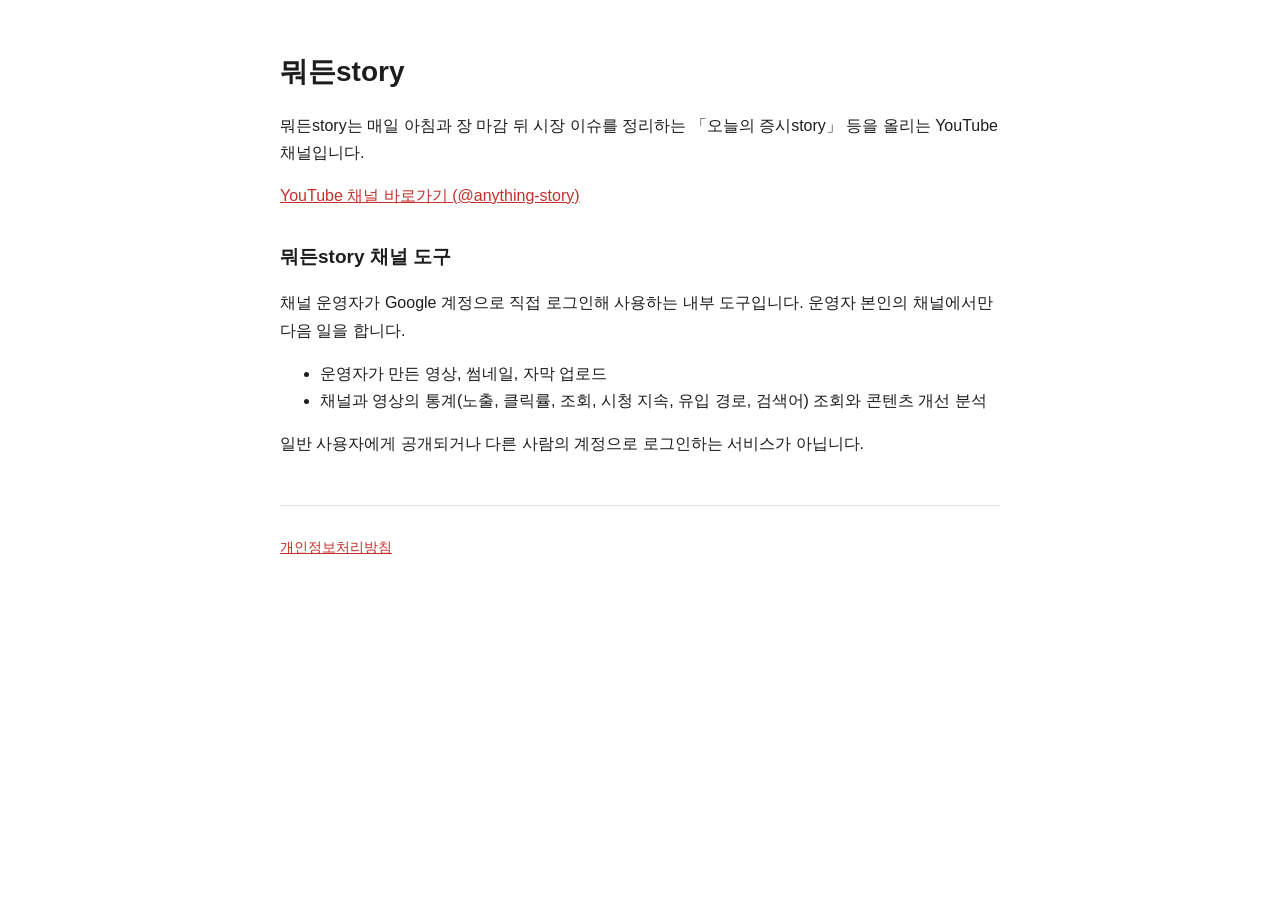
<file: index.html>
<!doctype html>
<html lang="ko">
<head>
<meta charset="utf-8">
<meta name="viewport" content="width=device-width, initial-scale=1">
<title>뭐든story</title>
<link rel="stylesheet" href="style.css">
</head>
<body>
<main>
<h1>뭐든story</h1>
<p>뭐든story는 매일 아침과 장 마감 뒤 시장 이슈를 정리하는 「오늘의 증시story」 등을 올리는 YouTube 채널입니다.</p>
<p><a href="https://www.youtube.com/@anything-story">YouTube 채널 바로가기 (@anything-story)</a></p>

<h2>뭐든story 채널 도구</h2>
<p>채널 운영자가 Google 계정으로 직접 로그인해 사용하는 내부 도구입니다. 운영자 본인의 채널에서만 다음 일을 합니다.</p>
<ul>
<li>운영자가 만든 영상, 썸네일, 자막 업로드</li>
<li>채널과 영상의 통계(노출, 클릭률, 조회, 시청 지속, 유입 경로, 검색어) 조회와 콘텐츠 개선 분석</li>
</ul>
<p>일반 사용자에게 공개되거나 다른 사람의 계정으로 로그인하는 서비스가 아닙니다.</p>

<footer>
<p class="muted"><a href="privacy.html">개인정보처리방침</a></p>
</footer>
</main>
</body>
</html>
</file>
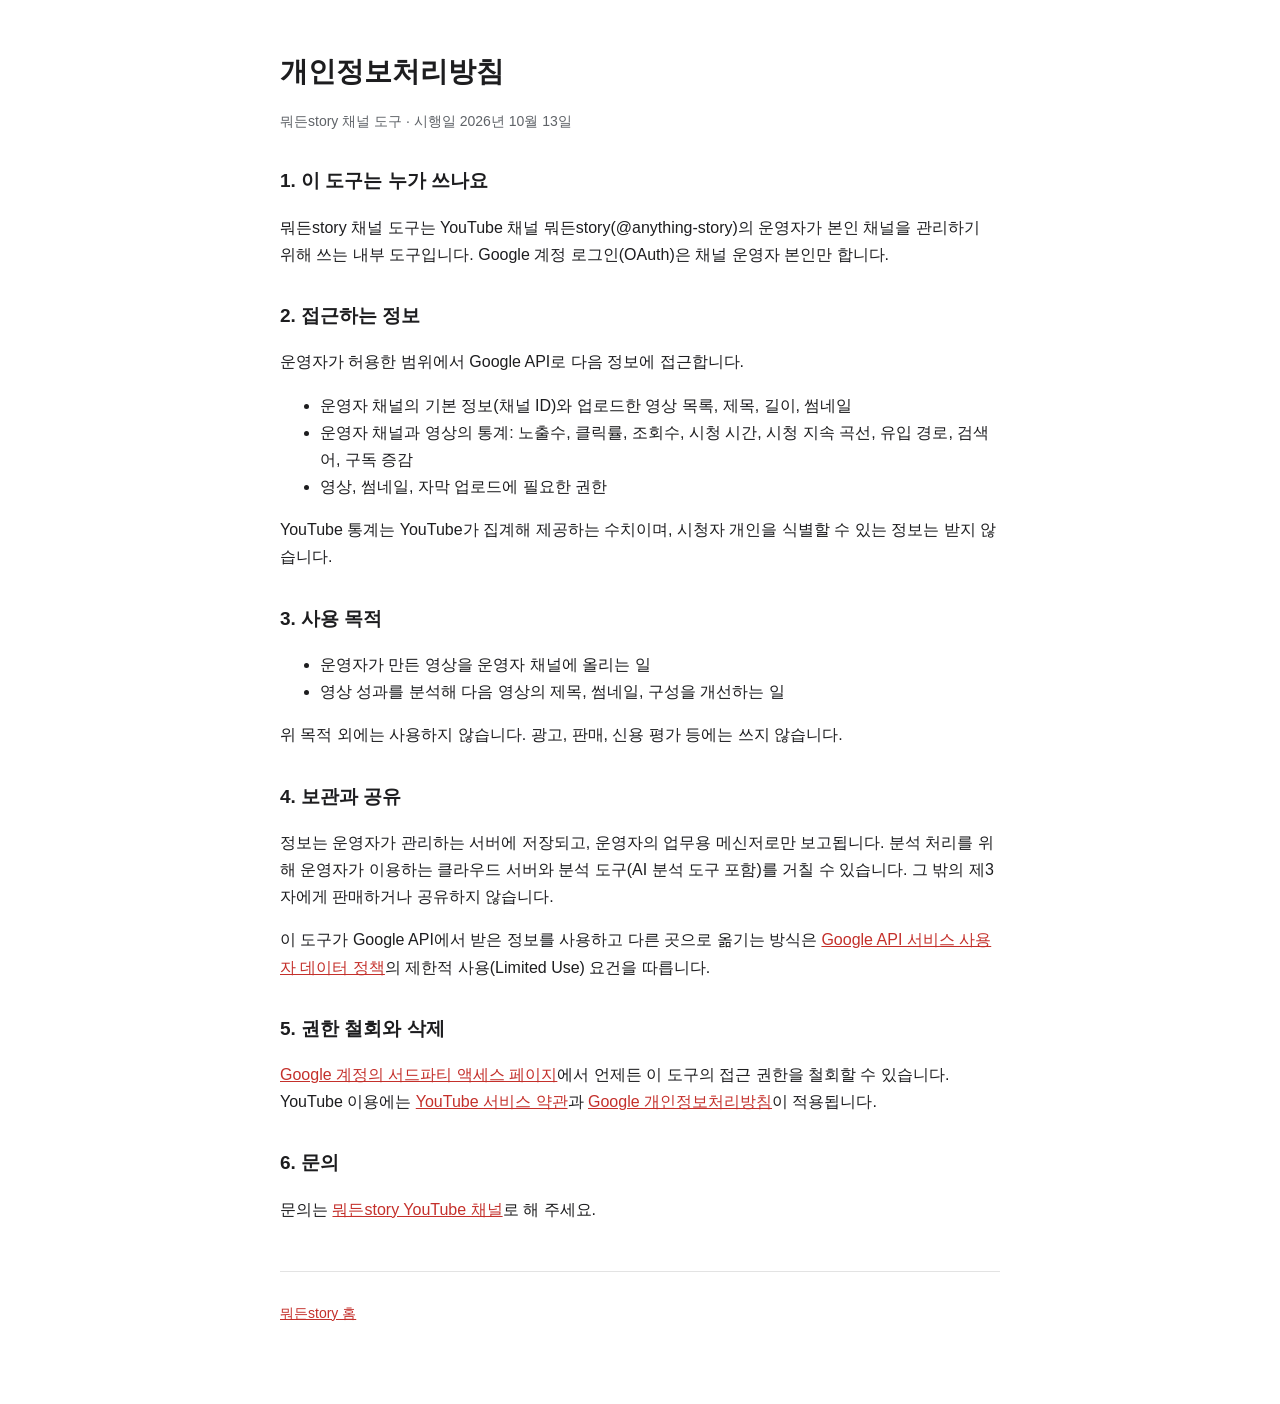
<file: privacy.html>
<!doctype html>
<html lang="ko">
<head>
<meta charset="utf-8">
<meta name="viewport" content="width=device-width, initial-scale=1">
<title>개인정보처리방침 · 뭐든story</title>
<link rel="stylesheet" href="style.css">
</head>
<body>
<main>
<h1>개인정보처리방침</h1>
<p class="muted">뭐든story 채널 도구 · 시행일 2026년 10월 13일</p>

<h2>1. 이 도구는 누가 쓰나요</h2>
<p>뭐든story 채널 도구는 YouTube 채널 뭐든story(@anything-story)의 운영자가 본인 채널을 관리하기 위해 쓰는 내부 도구입니다.
Google 계정 로그인(OAuth)은 채널 운영자 본인만 합니다.</p>

<h2>2. 접근하는 정보</h2>
<p>운영자가 허용한 범위에서 Google API로 다음 정보에 접근합니다.</p>
<ul>
<li>운영자 채널의 기본 정보(채널 ID)와 업로드한 영상 목록, 제목, 길이, 썸네일</li>
<li>운영자 채널과 영상의 통계: 노출수, 클릭률, 조회수, 시청 시간, 시청 지속 곡선, 유입 경로, 검색어, 구독 증감</li>
<li>영상, 썸네일, 자막 업로드에 필요한 권한</li>
</ul>
<p>YouTube 통계는 YouTube가 집계해 제공하는 수치이며, 시청자 개인을 식별할 수 있는 정보는 받지 않습니다.</p>

<h2>3. 사용 목적</h2>
<ul>
<li>운영자가 만든 영상을 운영자 채널에 올리는 일</li>
<li>영상 성과를 분석해 다음 영상의 제목, 썸네일, 구성을 개선하는 일</li>
</ul>
<p>위 목적 외에는 사용하지 않습니다. 광고, 판매, 신용 평가 등에는 쓰지 않습니다.</p>

<h2>4. 보관과 공유</h2>
<p>정보는 운영자가 관리하는 서버에 저장되고, 운영자의 업무용 메신저로만 보고됩니다.
분석 처리를 위해 운영자가 이용하는 클라우드 서버와 분석 도구(AI 분석 도구 포함)를 거칠 수 있습니다.
그 밖의 제3자에게 판매하거나 공유하지 않습니다.</p>
<p>이 도구가 Google API에서 받은 정보를 사용하고 다른 곳으로 옮기는 방식은
<a href="https://developers.google.com/terms/api-services-user-data-policy">Google API 서비스 사용자 데이터 정책</a>의
제한적 사용(Limited Use) 요건을 따릅니다.</p>

<h2>5. 권한 철회와 삭제</h2>
<p><a href="https://myaccount.google.com/permissions">Google 계정의 서드파티 액세스 페이지</a>에서 언제든 이 도구의 접근 권한을 철회할 수 있습니다.
YouTube 이용에는 <a href="https://www.youtube.com/t/terms">YouTube 서비스 약관</a>과
<a href="https://policies.google.com/privacy">Google 개인정보처리방침</a>이 적용됩니다.</p>

<h2>6. 문의</h2>
<p>문의는 <a href="https://www.youtube.com/@anything-story">뭐든story YouTube 채널</a>로 해 주세요.</p>

<footer>
<p class="muted"><a href="index.html">뭐든story 홈</a></p>
</footer>
</main>
</body>
</html>
</file>
<file: style.css>
:root { color-scheme: light dark; --fg: #1d1d1f; --muted: #5f6368; --bg: #ffffff; --line: #e3e3e3; --accent: #c4302b; }
@media (prefers-color-scheme: dark) { :root { --fg: #ececec; --muted: #a0a4a8; --bg: #141414; --line: #2c2c2c; --accent: #ff6b5e; } }
body { margin: 0; background: var(--bg); color: var(--fg); font: 16px/1.7 -apple-system, BlinkMacSystemFont, "Apple SD Gothic Neo", "Noto Sans KR", sans-serif; }
main { max-width: 720px; margin: 0 auto; padding: 48px 16px 64px; }
h1 { font-size: 28px; margin: 0 0 8px; } h2 { font-size: 19px; margin: 32px 0 8px; }
p, li { color: var(--fg); } .muted { color: var(--muted); font-size: 14px; }
a { color: var(--accent); } footer { margin-top: 48px; padding-top: 16px; border-top: 1px solid var(--line); }
</file>
